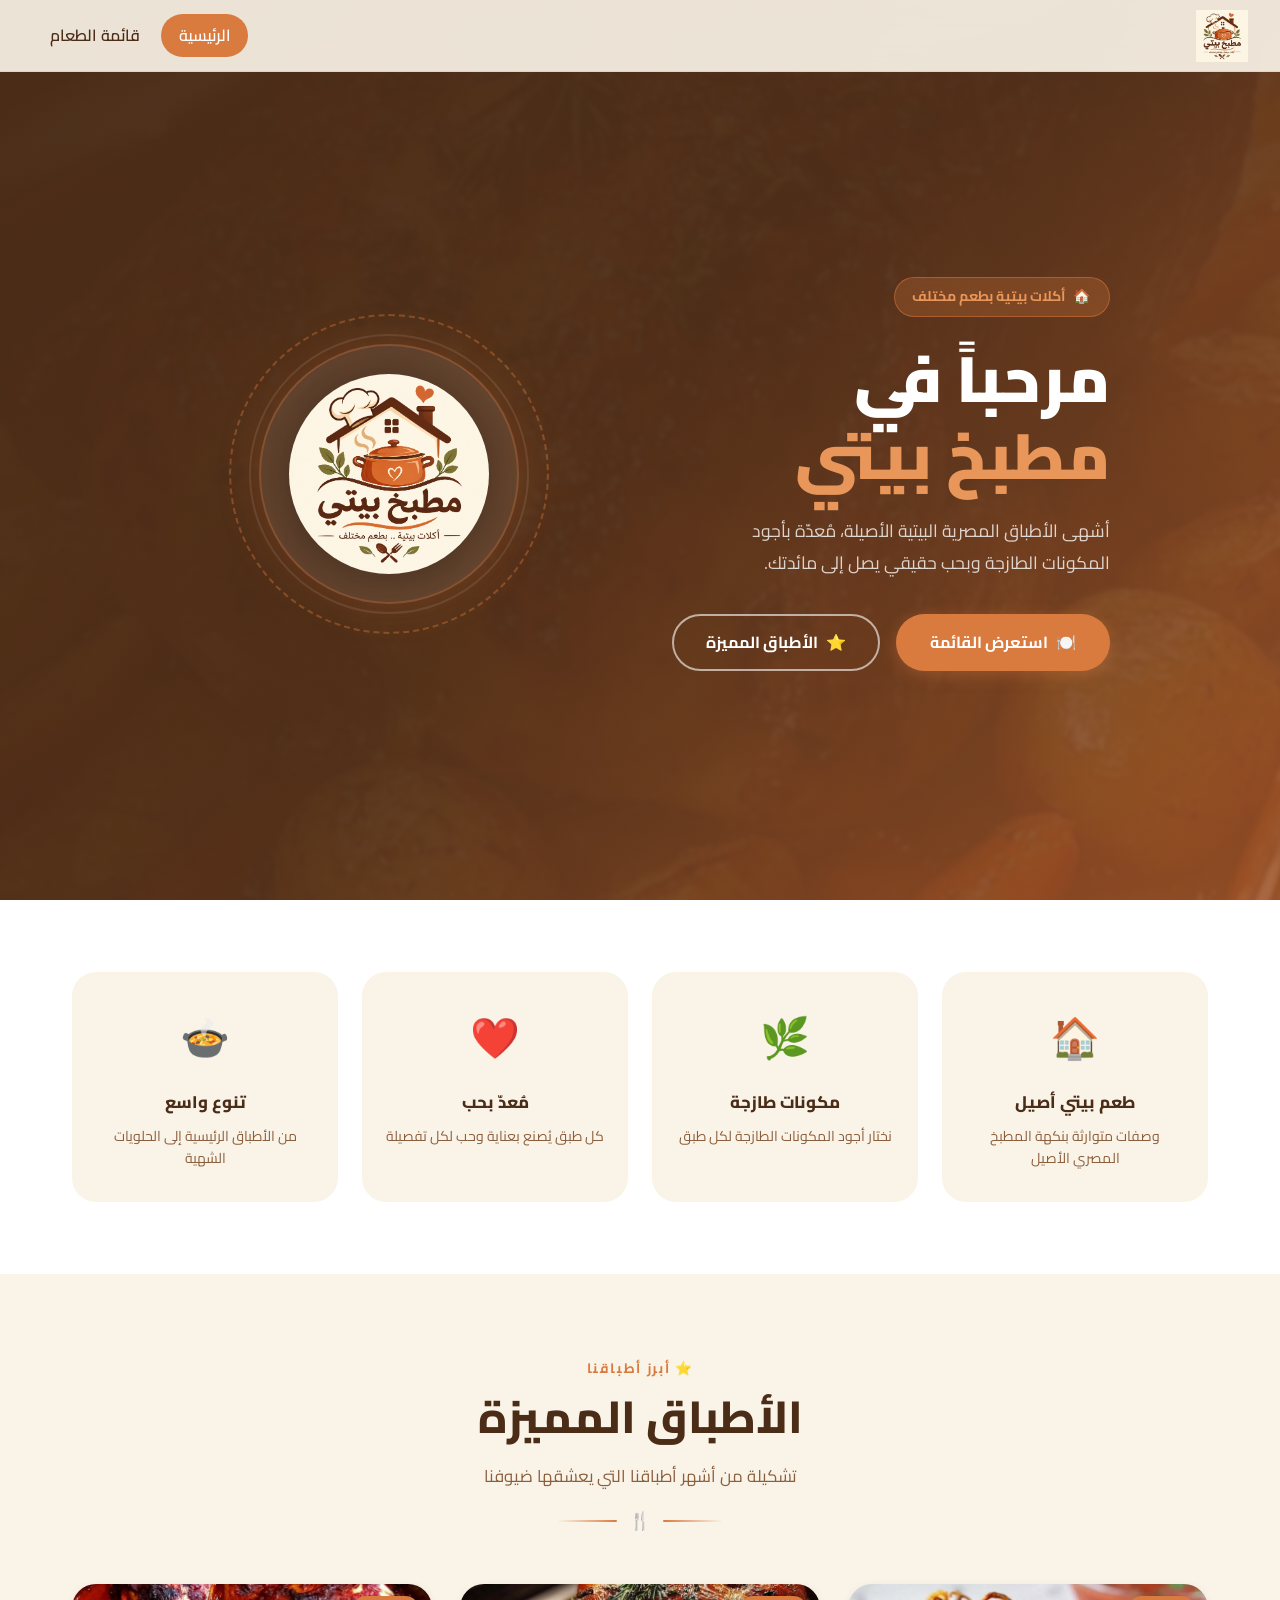
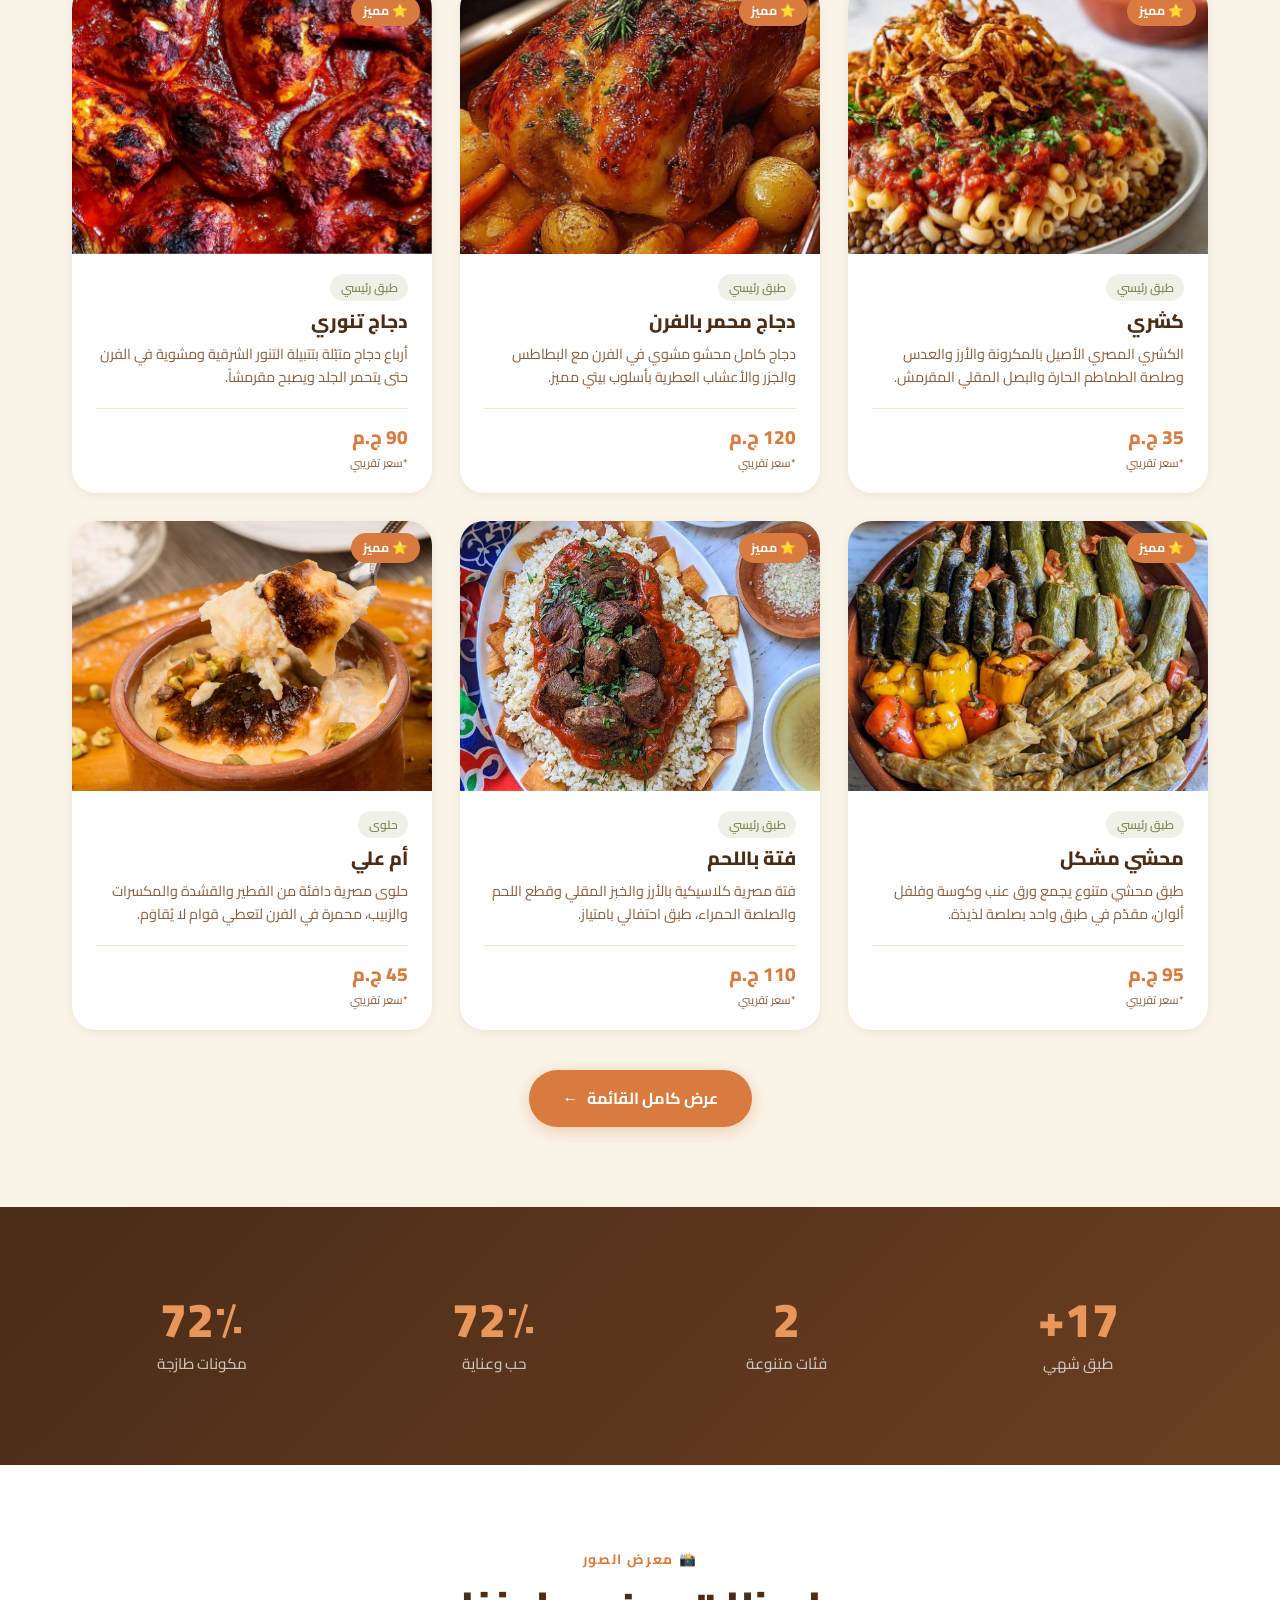
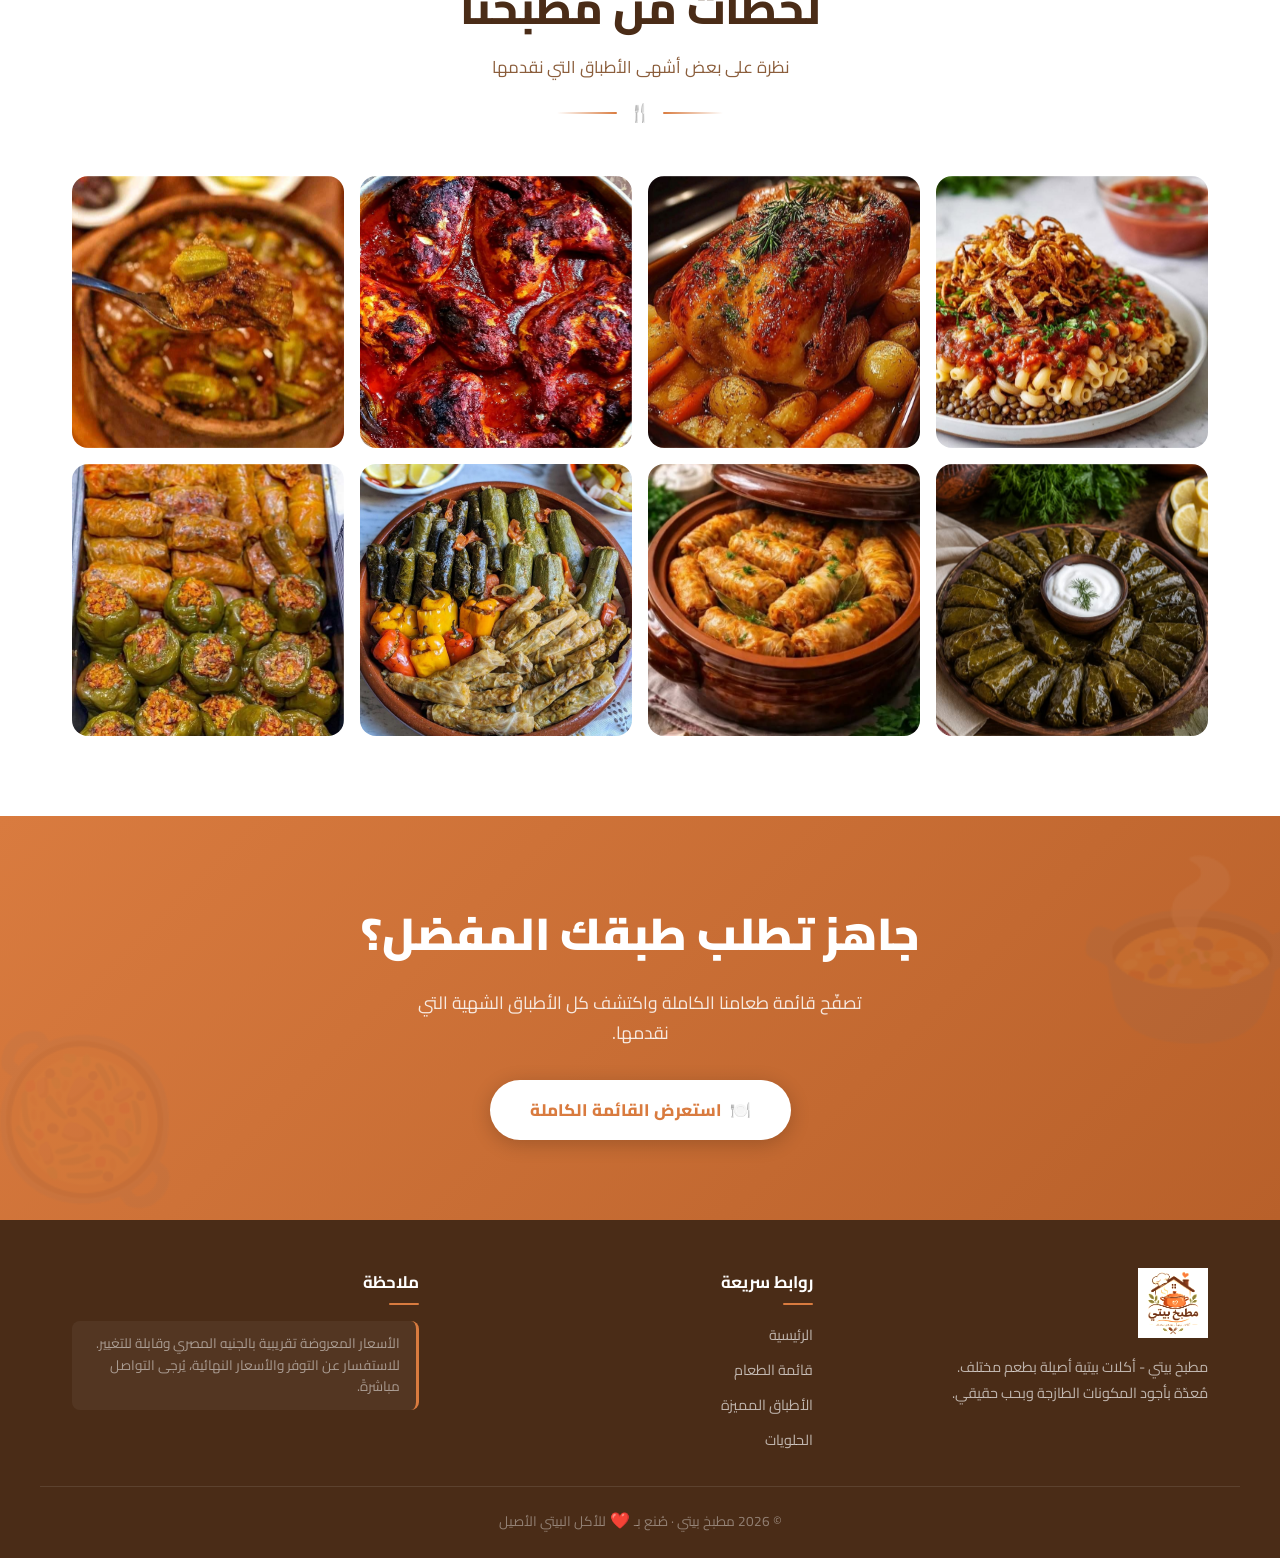
<file: index.html>
<!DOCTYPE html>
<html lang="ar" dir="rtl">

<head>
  <meta charset="UTF-8" />
  <meta name="viewport" content="width=device-width, initial-scale=1.0" />
  <meta name="description"
    content="مطبخ بيتي - أشهى الأطباق المصرية البيتية بأيدي ماهرة وحب حقيقي. أكلات بيتية بطعم مختلف." />
  <meta name="keywords" content="مطبخ بيتي, أكل بيتي, مصري, كشري, محشي, حلويات, أكلات" />
  <meta property="og:title" content="مطبخ بيتي - أكلات بيتية بطعم مختلف" />
  <meta property="og:description" content="أشهى الأطباق المصرية البيتية بأيدي ماهرة وحب حقيقي." />
  <meta property="og:image" content="img/شعار مطبخ بيتي دافئ.png" />
  <title>مطبخ بيتي | الرئيسية</title>

  <!-- Preconnect for fonts -->
  <link rel="preconnect" href="https://fonts.googleapis.com" />
  <link rel="preconnect" href="https://fonts.gstatic.com" crossorigin />

  <!-- Preload critical image (logo) for LCP -->
  <link rel="preload" as="image" href="img/شعار مطبخ بيتي دافئ.png" />

  <!-- Stylesheets -->
  <link rel="stylesheet" href="css/style.css" />
  <link rel="stylesheet" href="css/responsive.css" />

  <style>
    /* ─── أنماط مخصصة للصفحة الرئيسية ─── */

    /* ── قسم البطل (Hero) ── */
    .hero {
      position: relative;
      min-height: 100vh;
      display: flex;
      align-items: center;
      overflow: hidden;
      background: linear-gradient(135deg, var(--brown) 0%, var(--brown-mid) 55%, #7a3d1a 100%);
    }

    .hero-bg {
      position: absolute;
      inset: 0;
      background-image: url('img/334fc4b4cb6515b4bf5ece904a29e129.jpg');
      background-size: cover;
      background-position: center;
      opacity: 0.18;
      filter: blur(2px);
      transform: scale(1.04);
    }

    .hero-overlay {
      position: absolute;
      inset: 0;
      background: linear-gradient(135deg,
          rgba(74, 44, 23, 0.92) 0%,
          rgba(74, 44, 23, 0.75) 50%,
          rgba(217, 123, 63, 0.35) 100%);
    }

    .hero-content {
      position: relative;
      z-index: 2;
      max-width: 1200px;
      margin: 0 auto;
      padding: 8rem 2rem 5rem;
      display: grid;
      grid-template-columns: 1fr 1fr;
      gap: 4rem;
      align-items: center;
    }

    .hero-badge {
      display: inline-flex;
      align-items: center;
      gap: 0.5rem;
      background: rgba(217, 123, 63, 0.25);
      border: 1px solid rgba(217, 123, 63, 0.5);
      color: var(--terra-light);
      padding: 0.45rem 1.1rem;
      border-radius: var(--radius-full);
      font-size: 0.88rem;
      font-weight: 700;
      margin-bottom: 1.5rem;
      backdrop-filter: blur(8px);
    }

    .hero-title {
      font-family: 'Cairo', sans-serif;
      font-size: clamp(2.4rem, 5.5vw, 4rem);
      font-weight: 900;
      color: #fff;
      line-height: 1.2;
      margin-bottom: 1.25rem;
    }

    .hero-title .highlight {
      color: var(--terra-light);
      position: relative;
      display: inline-block;
    }

    .hero-title .highlight::after {
      content: '';
      display: none;
      position: absolute;
      bottom: -4px;
      right: 0;
      left: 0;
      height: 3px;
      background: var(--terracotta);
      border-radius: 2px;
    }

    .hero-desc {
      font-size: 1.1rem;
      color: rgba(255, 255, 255, 0.78);
      line-height: 1.8;
      margin-bottom: 2.25rem;
      max-width: 420px;
    }

    .hero-actions {
      display: flex;
      gap: 1rem;
      flex-wrap: wrap;
    }

    .hero-visual {
      position: relative;
      display: flex;
      align-items: center;
      justify-content: center;
    }

    .hero-logo-wrap {
      position: relative;
      width: 320px;
      height: 320px;
      display: flex;
      align-items: center;
      justify-content: center;
    }

    .hero-logo-ring {
      position: absolute;
      inset: 0;
      border-radius: 50%;
      border: 2px dashed rgba(217, 123, 63, 0.4);
      animation: spin 25s linear infinite;
    }

    .hero-logo-ring-inner {
      position: absolute;
      inset: 20px;
      border-radius: 50%;
      border: 2px solid rgba(250, 244, 232, 0.1);
    }

    @keyframes spin {
      to {
        transform: rotate(360deg);
      }
    }

    .hero-logo-circle {
      width: 260px;
      height: 260px;
      border-radius: 50%;
      background: rgba(250, 244, 232, 0.1);
      backdrop-filter: blur(12px);
      border: 2px solid rgba(217, 123, 63, 0.3);
      display: flex;
      align-items: center;
      justify-content: center;
      box-shadow: 0 0 40px rgba(217, 123, 63, 0.25);
    }

    .hero-logo {
      width: 200px;
      height: 200px;
      object-fit: contain;
      filter: drop-shadow(0 4px 20px rgba(0, 0, 0, 0.3));
      border-radius: 50%;
    }

    /* ── قسم المميزات ── */
    .features-section {
      background: #fff;
      padding: 4.5rem 0;
    }

    .features-grid {
      display: grid;
      grid-template-columns: repeat(4, 1fr);
      gap: 1.5rem;
    }

    .feature-card {
      text-align: center;
      padding: 2rem 1.5rem;
      border-radius: var(--radius-lg);
      background: var(--cream);
      transition: transform var(--transition), box-shadow var(--transition);
    }

    .feature-card:hover {
      transform: translateY(-6px);
      box-shadow: var(--shadow-md);
    }

    .feature-icon {
      font-size: 2.5rem;
      margin-bottom: 1rem;
      display: block;
    }

    .feature-title {
      font-size: 1.05rem;
      font-weight: 800;
      color: var(--brown);
      margin-bottom: 0.5rem;
    }

    .feature-desc {
      font-size: 0.88rem;
      color: var(--brown-light);
      line-height: 1.6;
    }

    /* ── قسم الأطباق المميزة ── */
    .featured-section {
      background: var(--cream);
    }

    .featured-grid {
      display: grid;
      grid-template-columns: repeat(3, 1fr);
      gap: 1.75rem;
    }

    /* ── قسم الإحصائيات ── */
    .stats-section {
      background: linear-gradient(135deg, var(--brown) 0%, var(--brown-mid) 100%);
      padding: 4rem 0;
      color: #fff;
    }

    .stats-grid {
      display: grid;
      grid-template-columns: repeat(4, 1fr);
      gap: 2rem;
      text-align: center;
    }

    .stat-item {
      padding: 1.5rem;
    }

    .stat-number {
      font-size: clamp(2rem, 4vw, 3rem);
      font-weight: 900;
      color: var(--terra-light);
      line-height: 1;
      margin-bottom: 0.5rem;
    }

    .stat-label {
      font-size: 0.95rem;
      color: rgba(255, 255, 255, 0.7);
      font-weight: 500;
    }

    /* ── قسم المعرض ── */
    .gallery-section {
      background: #fff;
    }

    .gallery-grid {
      display: grid;
      grid-template-columns: repeat(4, 1fr);
      gap: 1rem;
    }

    .gallery-item {
      border-radius: var(--radius-md);
      overflow: hidden;
    }

    .gallery-img-wrap {
      position: relative;
      aspect-ratio: 1;
      overflow: hidden;
    }

    .gallery-img {
      width: 100%;
      height: 100%;
      object-fit: cover;
      transition: transform var(--transition-slow);
    }

    .gallery-item:hover .gallery-img {
      transform: scale(1.08);
    }

    .gallery-overlay {
      position: absolute;
      inset: 0;
      background: linear-gradient(to top, rgba(74, 44, 23, 0.85) 0%, transparent 50%);
      display: flex;
      align-items: flex-end;
      padding: 1rem;
      opacity: 0;
      transition: opacity var(--transition);
    }

    .gallery-item:hover .gallery-overlay {
      opacity: 1;
    }

    .gallery-label {
      font-size: 0.92rem;
      font-weight: 700;
      color: #fff;
    }

    /* ── قسم الدعوة للتصرف ── */
    .cta-section {
      background: linear-gradient(135deg, var(--terracotta) 0%, var(--terra-dark) 100%);
      padding: 5rem 0;
      text-align: center;
      color: #fff;
      position: relative;
      overflow: hidden;
    }

    .cta-section::before {
      content: '🍲';
      position: absolute;
      font-size: 12rem;
      opacity: 0.08;
      top: -2rem;
      right: -2rem;
    }

    .cta-section::after {
      content: '🥘';
      position: absolute;
      font-size: 10rem;
      opacity: 0.06;
      bottom: -2rem;
      left: -1rem;
    }

    .cta-title {
      font-size: clamp(1.8rem, 4vw, 2.8rem);
      font-weight: 900;
      margin-bottom: 1rem;
      position: relative;
    }

    .cta-desc {
      font-size: 1.1rem;
      color: rgba(255, 255, 255, 0.85);
      margin-bottom: 2rem;
      max-width: 480px;
      margin-left: auto;
      margin-right: auto;
      position: relative;
    }

    .cta-btn {
      position: relative;
      display: inline-flex;
      align-items: center;
      gap: 0.5rem;
      padding: 1rem 2.5rem;
      background: #fff;
      color: var(--terracotta);
      font-family: 'Cairo', sans-serif;
      font-size: 1.05rem;
      font-weight: 800;
      border-radius: var(--radius-full);
      transition: all var(--transition);
      box-shadow: 0 4px 20px rgba(0, 0, 0, 0.2);
    }

    .cta-btn:hover {
      transform: translateY(-3px);
      box-shadow: 0 8px 30px rgba(0, 0, 0, 0.25);
    }

    /* ── تصميم الجوال ── */
    @media (max-width: 900px) {
      .hero-content {
        grid-template-columns: 1fr;
        text-align: center;
        padding-top: 9rem;
      }

      .hero-desc {
        max-width: 100%;
        margin-left: auto;
        margin-right: auto;
      }

      .hero-actions {
        justify-content: center;
      }

      .hero-visual {
        display: none;
      }

      .features-grid {
        grid-template-columns: repeat(2, 1fr);
      }

      .featured-grid {
        grid-template-columns: repeat(2, 1fr);
      }

      .stats-grid {
        grid-template-columns: repeat(2, 1fr);
      }

      .gallery-grid {
        grid-template-columns: repeat(2, 1fr);
      }
    }

    @media (max-width: 480px) {
      .features-grid {
        grid-template-columns: 1fr;
      }

      .featured-grid {
        grid-template-columns: 1fr;
      }

      .stats-grid {
        grid-template-columns: repeat(2, 1fr);
      }

      .hero-content {
        padding-left: 1rem;
        padding-right: 1rem;
      }

      .hero-actions {
        flex-direction: column;
        align-items: center;
      }

      .hero-actions .btn {
        width: 100%;
        max-width: 320px;
        justify-content: center;
      }
    }
  </style>
</head>

<body>

  <!-- ══════════════════════════════════════
       شريط التنقل
  ══════════════════════════════════════ -->
  <nav class="navbar" id="navbar" role="navigation" aria-label="القائمة الرئيسية">
    <a class="navbar-brand" href="index.html" aria-label="مطبخ بيتي - الرئيسية">
      <img class="navbar-logo" src="img/شعار مطبخ بيتي دافئ.png" alt="شعار مطبخ بيتي" width="52" height="52" />
    </a>

    <ul class="navbar-nav" id="navMenu" role="list">
      <li><a class="nav-link" href="index.html">الرئيسية</a></li>
      <li><a class="nav-link" href="menu.html">قائمة الطعام</a></li>
    </ul>

    <button class="navbar-toggle" id="navToggle" aria-label="فتح القائمة" aria-expanded="false" aria-controls="navMenu">
      <span></span>
      <span></span>
      <span></span>
    </button>
  </nav>

  <main>

    <!-- ══════════════════════════════════════
         قسم البطل
    ══════════════════════════════════════ -->
    <section class="hero" aria-label="الترحيب">
      <div class="hero-bg" aria-hidden="true"></div>
      <div class="hero-overlay" aria-hidden="true"></div>

      <div class="hero-content">

        <div class="hero-text">
          <div class="hero-badge">
            <span>🏠</span>
            <span>أكلات بيتية بطعم مختلف</span>
          </div>

          <h1 class="hero-title">
            مرحباً في<br />
            <span class="highlight">مطبخ بيتي</span>
          </h1>

          <p class="hero-desc">
            أشهى الأطباق المصرية البيتية الأصيلة، مُعدّة بأجود المكونات الطازجة وبحب حقيقي يصل إلى مائدتك.
          </p>

          <div class="hero-actions">
            <a class="btn btn-primary" href="menu.html" id="heroMenuBtn">
              <span>🍽️</span>
              استعرض القائمة
            </a>
            <a class="btn btn-outline-light" href="#featured" id="heroFeaturedBtn">
              <span>⭐</span>
              الأطباق المميزة
            </a>
          </div>
        </div>

        <div class="hero-visual" aria-hidden="true">
          <div class="hero-logo-wrap">
            <div class="hero-logo-ring"></div>
            <div class="hero-logo-ring-inner"></div>
            <div class="hero-logo-circle">
              <img class="hero-logo" src="img/شعار مطبخ بيتي دافئ.png" alt="شعار مطبخ بيتي" width="200" height="200" />
            </div>
          </div>
        </div>

      </div>
    </section>

    <!-- ══════════════════════════════════════
         قسم المميزات
    ══════════════════════════════════════ -->
    <section class="features-section" aria-label="مميزاتنا">
      <div class="section-inner">
        <div class="features-grid">
          <div class="feature-card reveal" id="feature-homemade">
            <span class="feature-icon" aria-hidden="true">🏠</span>
            <h2 class="feature-title">طعم بيتي أصيل</h2>
            <p class="feature-desc">وصفات متوارثة بنكهة المطبخ المصري الأصيل</p>
          </div>
          <div class="feature-card reveal" id="feature-fresh">
            <span class="feature-icon" aria-hidden="true">🌿</span>
            <h2 class="feature-title">مكونات طازجة</h2>
            <p class="feature-desc">نختار أجود المكونات الطازجة لكل طبق</p>
          </div>
          <div class="feature-card reveal" id="feature-love">
            <span class="feature-icon" aria-hidden="true">❤️</span>
            <h2 class="feature-title">مُعدّ بحب</h2>
            <p class="feature-desc">كل طبق يُصنع بعناية وحب لكل تفصيلة</p>
          </div>
          <div class="feature-card reveal" id="feature-variety">
            <span class="feature-icon" aria-hidden="true">🍲</span>
            <h2 class="feature-title">تنوع واسع</h2>
            <p class="feature-desc">من الأطباق الرئيسية إلى الحلويات الشهية</p>
          </div>
        </div>
      </div>
    </section>

    <!-- ══════════════════════════════════════
         الأطباق المميزة
    ══════════════════════════════════════ -->
    <section class="section featured-section" id="featured" aria-label="الأطباق المميزة">
      <div class="section-inner">
        <header class="section-header">
          <span class="section-label">⭐ أبرز أطباقنا</span>
          <h2 class="section-title">الأطباق المميزة</h2>
          <p class="section-subtitle">تشكيلة من أشهر أطباقنا التي يعشقها ضيوفنا</p>
          <div class="section-divider" aria-hidden="true">
            <span class="divider-icon">🍴</span>
          </div>
        </header>

        <div class="featured-grid" id="featuredGrid" aria-label="قائمة الأطباق المميزة">
          <!-- تُعبأ بواسطة JavaScript -->
        </div>

        <div style="text-align:center; margin-top: 2.5rem;">
          <a class="btn btn-primary" href="menu.html" id="viewAllBtn">
            عرض كامل القائمة
            <span aria-hidden="true">←</span>
          </a>
        </div>
      </div>
    </section>

    <!-- ══════════════════════════════════════
         الإحصائيات
    ══════════════════════════════════════ -->
    <section class="stats-section" aria-label="إحصائياتنا">
      <div class="section-inner">
        <div class="stats-grid">
          <div class="stat-item reveal" id="stat-dishes">
            <div class="stat-number" data-target="24" data-suffix="+">0+</div>
            <div class="stat-label">طبق شهي</div>
          </div>
          <div class="stat-item reveal" id="stat-categories">
            <div class="stat-number" data-target="3" data-suffix="">0</div>
            <div class="stat-label">فئات متنوعة</div>
          </div>
          <div class="stat-item reveal" id="stat-love">
            <div class="stat-number" data-target="100" data-suffix="٪">0٪</div>
            <div class="stat-label">حب وعناية</div>
          </div>
          <div class="stat-item reveal" id="stat-fresh">
            <div class="stat-number" data-target="100" data-suffix="٪">0٪</div>
            <div class="stat-label">مكونات طازجة</div>
          </div>
        </div>
      </div>
    </section>

    <!-- ══════════════════════════════════════
         معرض الصور
    ══════════════════════════════════════ -->
    <section class="section gallery-section" aria-label="معرض الصور">
      <div class="section-inner">
        <header class="section-header">
          <span class="section-label">📸 معرض الصور</span>
          <h2 class="section-title">لحظات من مطبخنا</h2>
          <p class="section-subtitle">نظرة على بعض أشهى الأطباق التي نقدمها</p>
          <div class="section-divider" aria-hidden="true">
            <span class="divider-icon">🍴</span>
          </div>
        </header>

        <div class="gallery-grid" id="galleryGrid" aria-label="معرض صور الأطباق">
          <!-- تُعبأ بواسطة JavaScript -->
        </div>
      </div>
    </section>

    <!-- ══════════════════════════════════════
         دعوة للتصرف
    ══════════════════════════════════════ -->
    <section class="cta-section" aria-label="دعوة لاستعراض القائمة">
      <div class="section-inner">
        <h2 class="cta-title">جاهز تطلب طبقك المفضل؟</h2>
        <p class="cta-desc">تصفّح قائمة طعامنا الكاملة واكتشف كل الأطباق الشهية التي نقدمها.</p>
        <a class="cta-btn" href="menu.html" id="ctaMenuBtn">
          <span>🍽️</span>
          استعرض القائمة الكاملة
        </a>
      </div>
    </section>

  </main>

  <!-- ══════════════════════════════════════
       الفوتر
  ══════════════════════════════════════ -->
  <footer class="footer" role="contentinfo">
    <div class="footer-inner">
      <div class="footer-brand">
        <img class="footer-logo" src="img/شعار مطبخ بيتي دافئ.png" alt="شعار مطبخ بيتي" width="70" />
        <p class="footer-desc">
          مطبخ بيتي - أكلات بيتية أصيلة بطعم مختلف.<br />
          مُعدّة بأجود المكونات الطازجة وبحب حقيقي.
        </p>
      </div>

      <div class="footer-nav">
        <h3 class="footer-heading">روابط سريعة</h3>
        <ul class="footer-links" role="list">
          <li><a class="footer-link" href="index.html">الرئيسية</a></li>
          <li><a class="footer-link" href="menu.html">قائمة الطعام</a></li>
          <li><a class="footer-link" href="#featured">الأطباق المميزة</a></li>
          <li><a class="footer-link" href="menu.html">الحلويات</a></li>
        </ul>
      </div>

      <div class="footer-note-wrap">
        <h3 class="footer-heading">ملاحظة</h3>
        <p class="footer-note">
          الأسعار المعروضة تقريبية بالجنيه المصري وقابلة للتغيير.<br />
          للاستفسار عن التوفر والأسعار النهائية، يُرجى التواصل مباشرةً.
        </p>
      </div>
    </div>

    <div class="footer-bottom">
      <span>© <span id="footerYear"></span> مطبخ بيتي · صُنع بـ<span class="footer-heart" aria-label="حب">❤️</span>للأكل
        البيتي الأصيل</span>
    </div>
  </footer>

  <!-- Scripts -->
  <script src="js/data/dishes.js"></script>
  <script src="js/data/siteConfig.js"></script>
  <script src="js/main.js"></script>
  <script>
    document.getElementById('footerYear').textContent = new Date().getFullYear();
  </script>

</body>

</html>
</file>
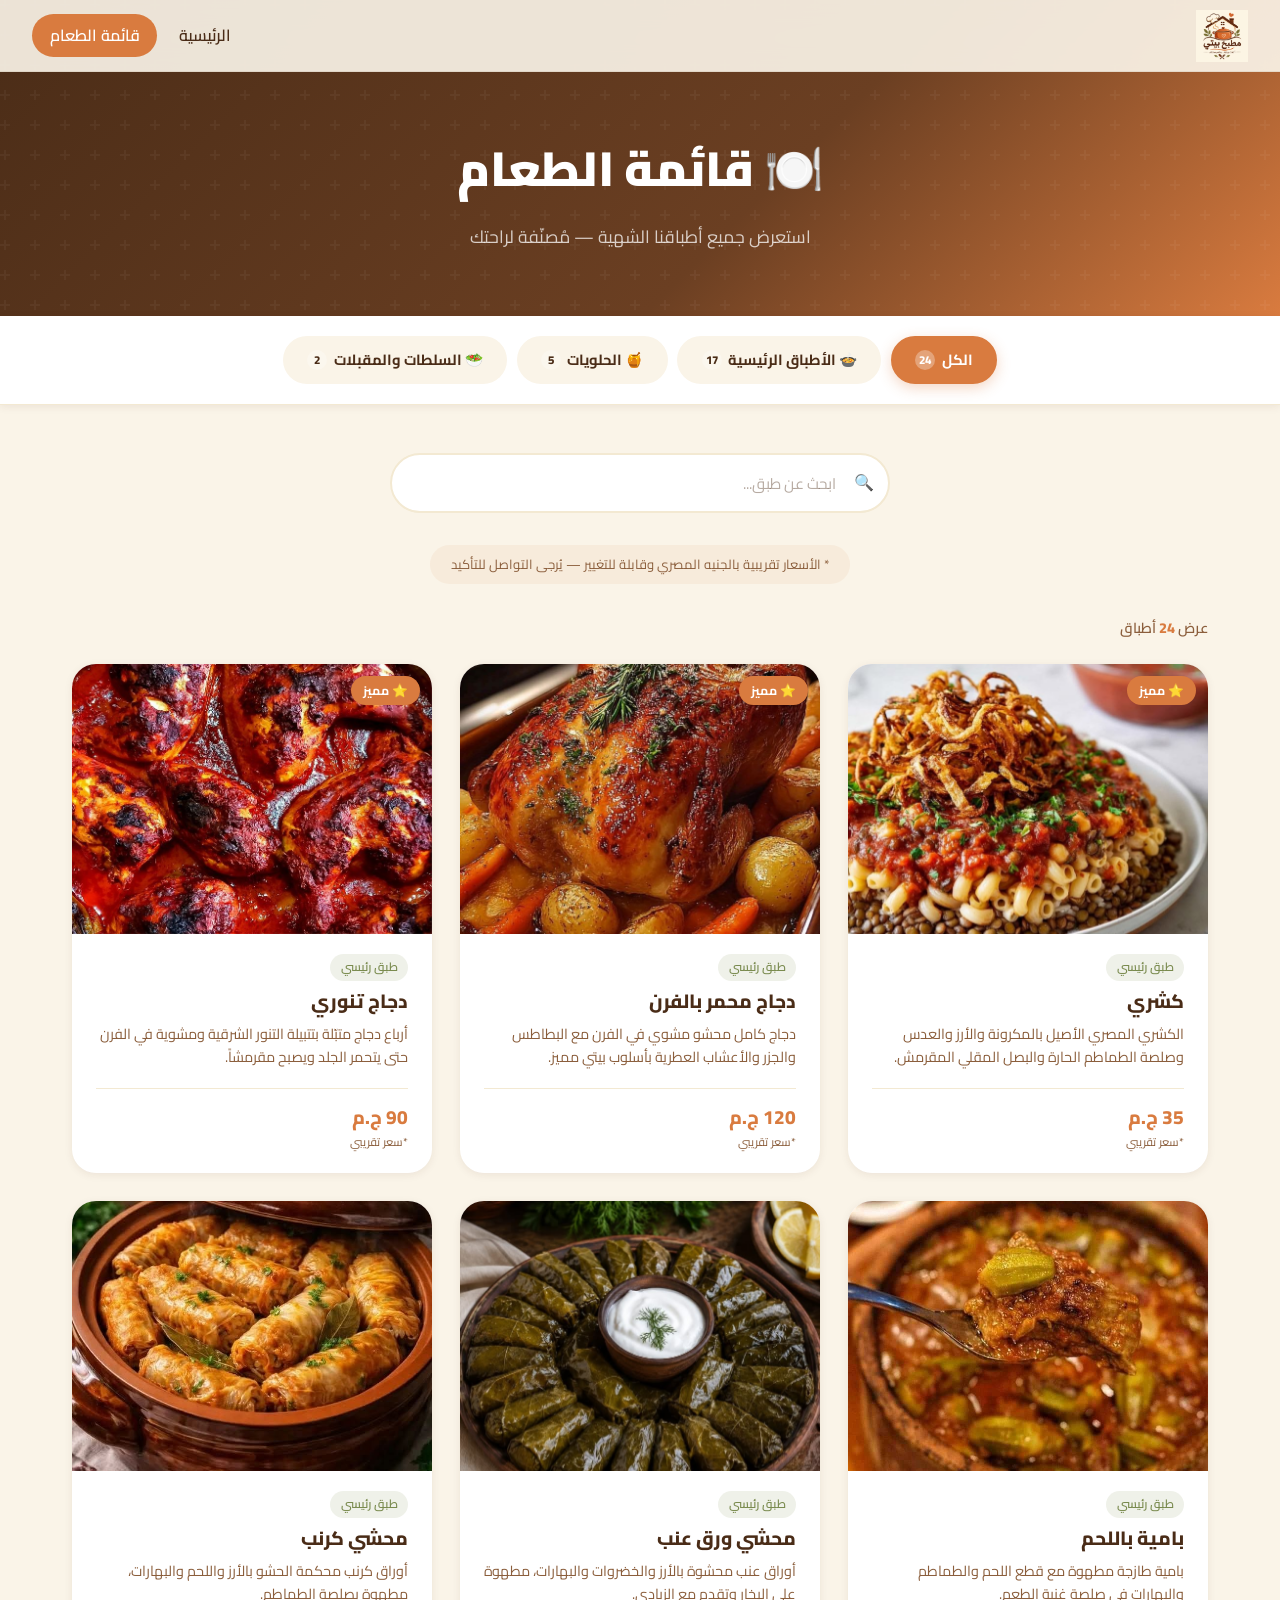
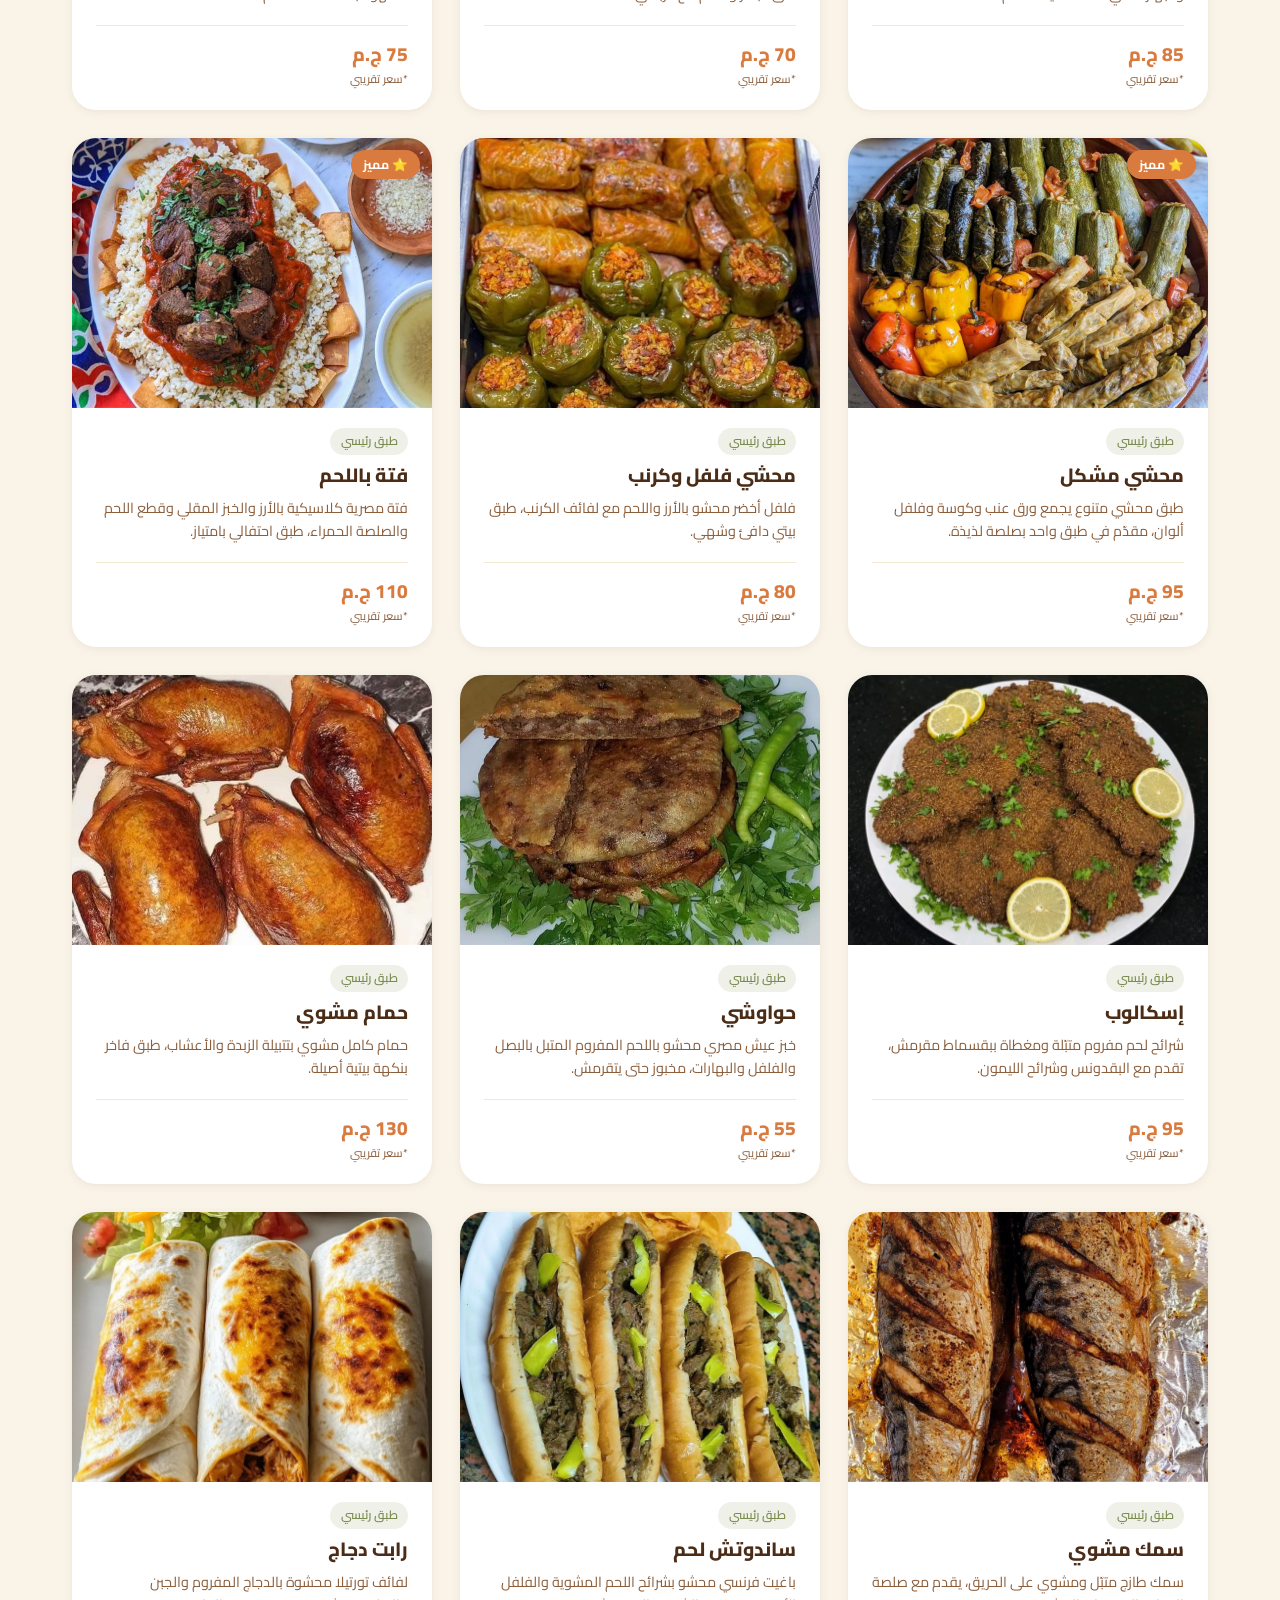
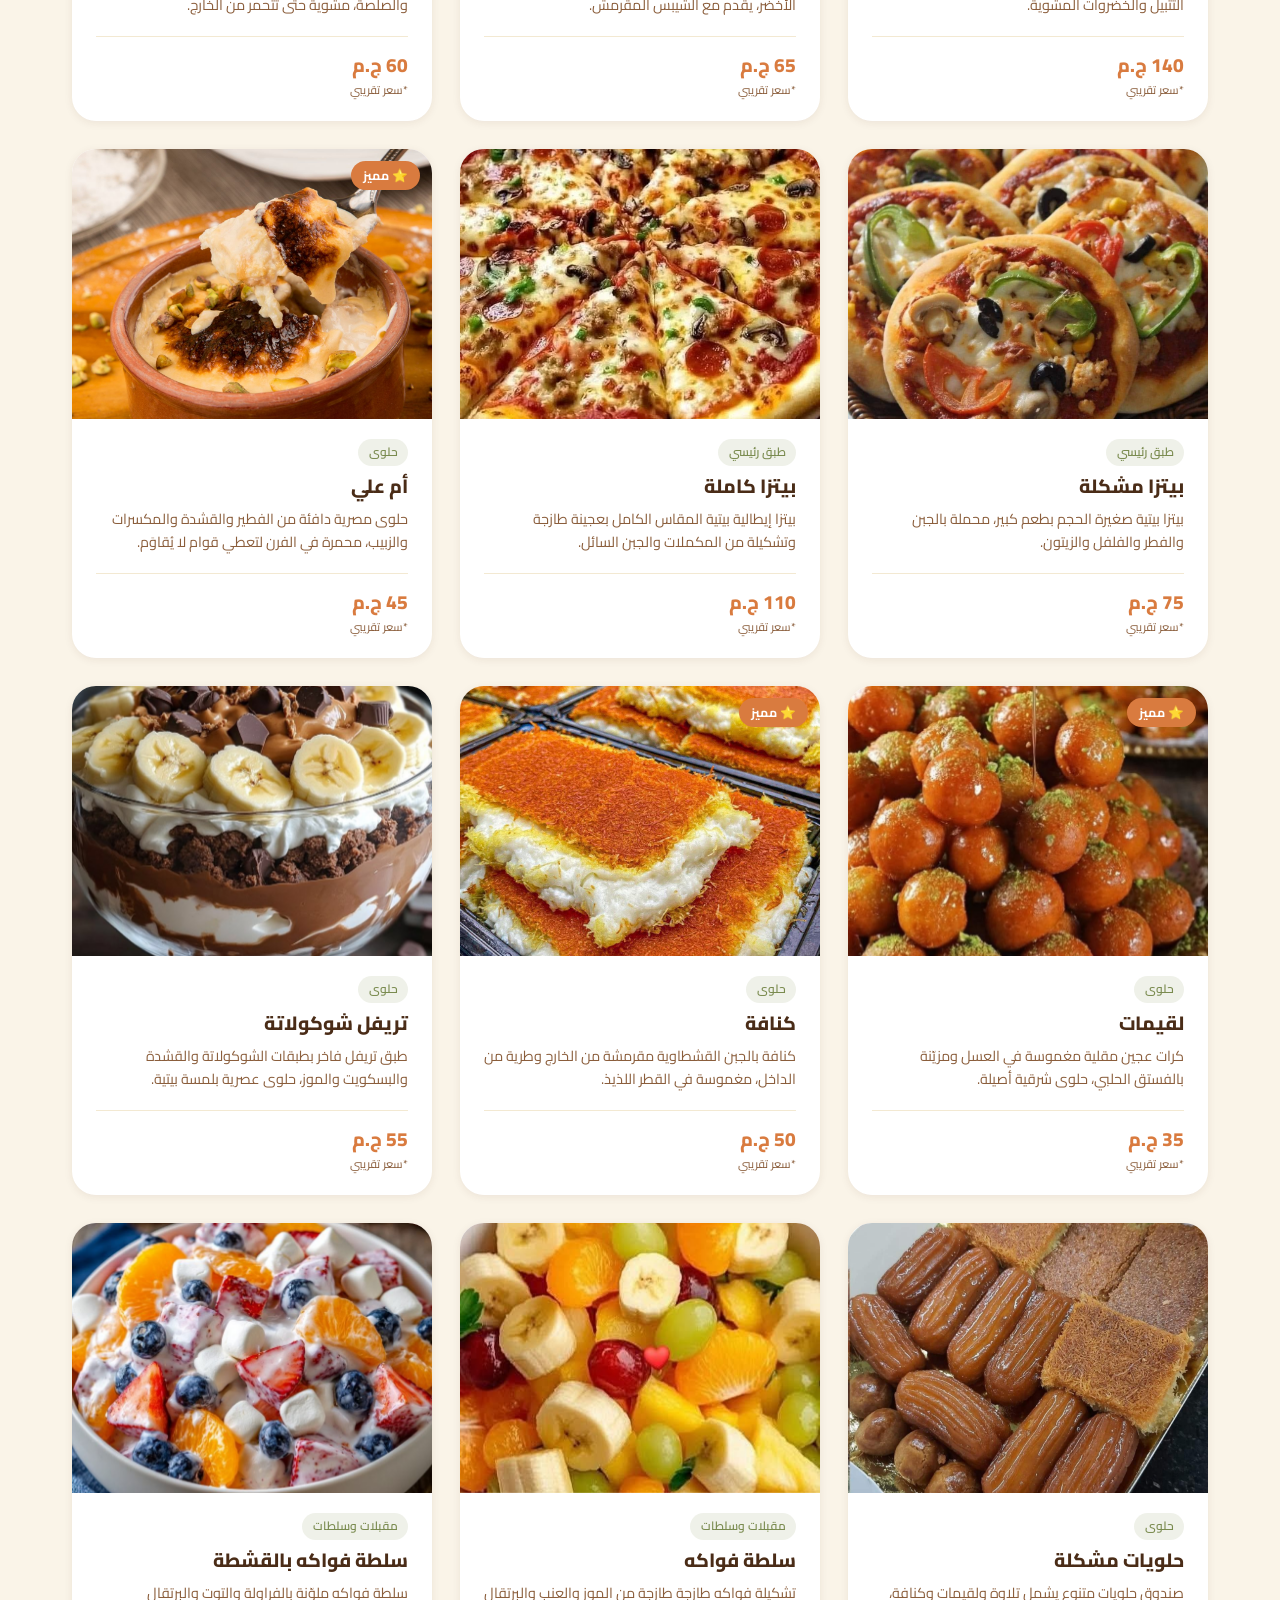
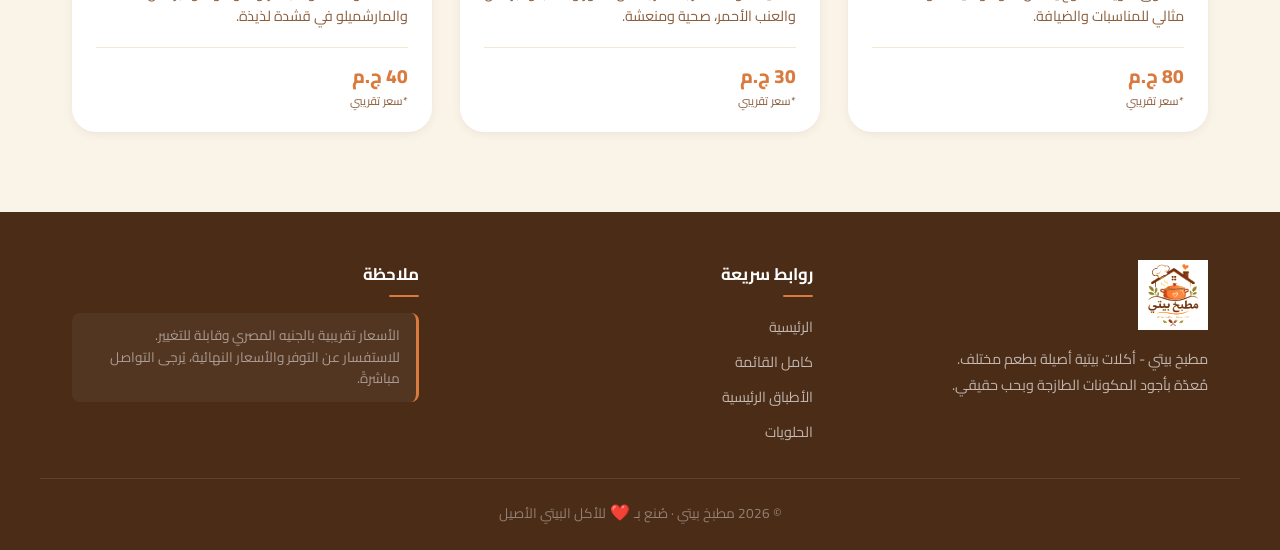
<file: menu.html>
<!DOCTYPE html>
<html lang="ar" dir="rtl">

<head>
    <meta charset="UTF-8" />
    <meta name="viewport" content="width=device-width, initial-scale=1.0" />
    <meta name="description"
        content="قائمة طعام مطبخ بيتي - استعرض جميع أطباقنا من الأطباق الرئيسية والحلويات والمقبلات. أكلات بيتية بطعم مختلف." />
    <meta name="keywords" content="قائمة طعام, مطبخ بيتي, كشري, محشي, حلويات, بامية, دجاج" />
    <meta property="og:title" content="قائمة الطعام - مطبخ بيتي" />
    <meta property="og:description" content="استعرض قائمة طعامنا الكاملة من الأطباق المصرية البيتية." />
    <meta property="og:image" content="img/شعار مطبخ بيتي دافئ.png" />
    <title>قائمة الطعام | مطبخ بيتي</title>

    <link rel="preconnect" href="https://fonts.googleapis.com" />
    <link rel="preconnect" href="https://fonts.gstatic.com" crossorigin />
    <link rel="preload" as="image" href="img/شعار مطبخ بيتي دافئ.png" />

    <link rel="stylesheet" href="css/style.css" />
    <link rel="stylesheet" href="css/menu.css" />
    <link rel="stylesheet" href="css/responsive.css" />
</head>

<body>

    <!-- ══════════════════════════════════════
       شريط التنقل
  ══════════════════════════════════════ -->
    <nav class="navbar" id="navbar" role="navigation" aria-label="القائمة الرئيسية">
        <a class="navbar-brand" href="index.html" aria-label="مطبخ بيتي - الرئيسية">
            <img class="navbar-logo" src="img/شعار مطبخ بيتي دافئ.png" alt="شعار مطبخ بيتي" width="52" height="52" />
        </a>

        <ul class="navbar-nav" id="navMenu" role="list">
            <li><a class="nav-link" href="index.html">الرئيسية</a></li>
            <li><a class="nav-link" href="menu.html">قائمة الطعام</a></li>
        </ul>

        <button class="navbar-toggle" id="navToggle" aria-label="فتح القائمة" aria-expanded="false"
            aria-controls="navMenu">
            <span></span>
            <span></span>
            <span></span>
        </button>
    </nav>

    <main>

        <!-- ══════════════════════════════════════
         بانر الصفحة
    ══════════════════════════════════════ -->
        <section class="page-hero" aria-label="قائمة الطعام">
            <h1 class="page-hero-title">🍽️ قائمة الطعام</h1>
            <p class="page-hero-sub">استعرض جميع أطباقنا الشهية — مُصنّفة لراحتك</p>
        </section>

        <!-- ══════════════════════════════════════
         شريط الفلاتر (sticky أسفل الناف بار)
    ══════════════════════════════════════ -->
        <div class="menu-filters-wrap" role="navigation" aria-label="فلاتر الفئات">
            <div class="menu-filters" id="menuFilters">

                <button class="filter-btn active" data-category="all" id="filter-all" type="button" aria-pressed="true">
                    الكل
                    <span class="filter-count" aria-hidden="true">0</span>
                </button>

                <!-- id="main" يُستخدم كـ anchor من الفوتر -->
                <button class="filter-btn" data-category="main" id="main" type="button" aria-pressed="false">
                    🍲 الأطباق الرئيسية
                    <span class="filter-count" aria-hidden="true">0</span>
                </button>

                <!-- id="dessert" يُستخدم كـ anchor من الفوتر -->
                <button class="filter-btn" data-category="dessert" id="dessert" type="button" aria-pressed="false">
                    🍯 الحلويات
                    <span class="filter-count" aria-hidden="true">0</span>
                </button>

                <button class="filter-btn" data-category="side" id="side" type="button" aria-pressed="false">
                    🥗 السلطات والمقبلات
                    <span class="filter-count" aria-hidden="true">0</span>
                </button>

            </div>
        </div>

        <!-- ══════════════════════════════════════
         قسم القائمة الرئيسي
    ══════════════════════════════════════ -->
        <section class="dishes-section" id="dishesSection" aria-label="قائمة الأطباق">
            <div class="dishes-section-inner">

                <!-- البحث -->
                <div class="search-wrap" role="search" aria-label="البحث في القائمة">
                    <input class="search-input" id="searchInput" type="search" placeholder="ابحث عن طبق..."
                        aria-label="ابحث عن طبق في القائمة" autocomplete="off" />
                    <span class="search-icon" aria-hidden="true">🔍</span>
                </div>

                <!-- ملاحظة الأسعار -->
                <p class="price-disclaimer" role="note">
                    * الأسعار تقريبية بالجنيه المصري وقابلة للتغيير — يُرجى التواصل للتأكيد
                </p>

                <!-- عداد النتائج -->
                <p class="results-count" id="resultsCount" aria-live="polite" aria-atomic="true"></p>

                <!-- شبكة الأطباق — تُعبأ بواسطة menu.js -->
                <div class="dishes-grid" id="dishesGrid" role="list" aria-label="قائمة الأطباق">
                    <noscript>
                        <p style="text-align:center; padding: 2rem; color: var(--brown-light);">
                            يُرجى تفعيل JavaScript لعرض قائمة الطعام.
                        </p>
                    </noscript>
                </div>

            </div>
        </section>

    </main>

    <!-- ══════════════════════════════════════
       الفوتر
  ══════════════════════════════════════ -->
    <footer class="footer" role="contentinfo">
        <div class="footer-inner">
            <div class="footer-brand">
                <img class="footer-logo" src="img/شعار مطبخ بيتي دافئ.png" alt="شعار مطبخ بيتي" width="70"
                    height="70" />
                <p class="footer-desc">
                    مطبخ بيتي - أكلات بيتية أصيلة بطعم مختلف.<br />
                    مُعدّة بأجود المكونات الطازجة وبحب حقيقي.
                </p>
            </div>

            <div class="footer-nav">
                <h3 class="footer-heading">روابط سريعة</h3>
                <ul class="footer-links" role="list">
                    <li><a class="footer-link" href="index.html">الرئيسية</a></li>
                    <li><a class="footer-link" href="menu.html">كامل القائمة</a></li>
                    <li><a class="footer-link" href="menu.html#main">الأطباق الرئيسية</a></li>
                    <li><a class="footer-link" href="menu.html#dessert">الحلويات</a></li>
                </ul>
            </div>

            <div class="footer-note-wrap">
                <h3 class="footer-heading">ملاحظة</h3>
                <p class="footer-note">
                    الأسعار تقريبية بالجنيه المصري وقابلة للتغيير.<br />
                    للاستفسار عن التوفر والأسعار النهائية، يُرجى التواصل مباشرةً.
                </p>
            </div>
        </div>

        <div class="footer-bottom">
            <span>© <span id="footerYear"></span> مطبخ بيتي · صُنع بـ<span class="footer-heart"
                    aria-label="حب">❤️</span>للأكل البيتي الأصيل</span>
        </div>
    </footer>

    <!-- Scripts -->
    <script src="js/data/dishes.js"></script>
    <script src="js/data/siteConfig.js"></script>
    <script src="js/menu.js"></script>
    <script>
        document.getElementById('footerYear').textContent = new Date().getFullYear();
    </script>

</body>

</html>
</file>
<file: css/style.css>
/* ======================================================
   مطبخ بيتي - style.css
   النظام العام للتصميم: ألوان، حروف، أزرار، مكونات مشتركة
   ====================================================== */

/* ── Google Fonts ── */
@import url('https://fonts.googleapis.com/css2?family=Cairo:wght@300;400;500;600;700;800;900&family=Tajawal:wght@300;400;500;700;800&display=swap');

/* ── متغيرات الألوان ── */
:root {
  --cream: #FAF4E8;
  --cream-dark: #F3E9D2;
  --brown: #4A2C17;
  --brown-mid: #6B3F22;
  --brown-light: #8B5E3C;
  --terracotta: #D97B3F;
  --terra-dark: #B8602A;
  --terra-light: #E8965A;
  --olive: #7A8B4F;
  --olive-light: #9BAA6A;
  --heart: #E8825A;

  /* ظلال */
  --shadow-sm: 0 2px 8px rgba(74, 44, 23, 0.08);
  --shadow-md: 0 4px 20px rgba(74, 44, 23, 0.14);
  --shadow-lg: 0 8px 40px rgba(74, 44, 23, 0.20);
  --shadow-hero: 0 20px 60px rgba(74, 44, 23, 0.35);

  /* انتقالات */
  --transition: 0.3s cubic-bezier(0.4, 0, 0.2, 1);
  --transition-slow: 0.5s cubic-bezier(0.4, 0, 0.2, 1);

  /* زوايا */
  --radius-sm: 8px;
  --radius-md: 16px;
  --radius-lg: 24px;
  --radius-xl: 32px;
  --radius-full: 9999px;
}

/* ── إعادة الضبط الأساسية ── */
*,
*::before,
*::after {
  margin: 0;
  padding: 0;
  box-sizing: border-box;
}

html {
  scroll-behavior: smooth;
  font-size: 16px;
}

body {
  direction: rtl;
  font-family: 'Cairo', 'Tajawal', sans-serif;
  background-color: var(--cream);
  color: var(--brown);
  line-height: 1.7;
  overflow-x: hidden;
}

img {
  display: block;
  max-width: 100%;
}

a {
  text-decoration: none;
  color: inherit;
}

ul,
ol {
  list-style: none;
}

button {
  cursor: pointer;
  border: none;
  background: none;
  font-family: inherit;
}

/* ── شريط التنقل ── */
.navbar {
  position: fixed;
  top: 0;
  right: 0;
  left: 0;
  z-index: 1000;
  padding: 0 2rem;
  height: 72px;
  display: flex;
  align-items: center;
  justify-content: space-between;
  background: rgba(250, 244, 232, 0.92);
  backdrop-filter: blur(12px);
  -webkit-backdrop-filter: blur(12px);
  border-bottom: 1px solid rgba(74, 44, 23, 0.08);
  transition: background var(--transition), box-shadow var(--transition);
}

.navbar.scrolled {
  background: rgba(250, 244, 232, 0.98);
  box-shadow: var(--shadow-md);
}

.navbar-brand {
  display: flex;
  align-items: center;
  gap: 0.5rem;
}

.navbar-logo {
  height: 52px;
  width: auto;
  object-fit: contain;
}

.navbar-nav {
  display: flex;
  align-items: center;
  gap: 0.25rem;
}

.nav-link {
  display: inline-flex;
  align-items: center;
  padding: 0.5rem 1.1rem;
  font-size: 1rem;
  font-weight: 600;
  color: var(--brown);
  border-radius: var(--radius-full);
  transition: background var(--transition), color var(--transition);
}

.nav-link:hover,
.nav-link.active {
  background: var(--terracotta);
  color: #fff;
}

/* زر قائمة الجوال */
.navbar-toggle {
  display: none;
  flex-direction: column;
  gap: 5px;
  padding: 6px;
  border-radius: var(--radius-sm);
  transition: background var(--transition);
}

.navbar-toggle span {
  display: block;
  width: 24px;
  height: 2px;
  background: var(--brown);
  border-radius: 2px;
  transition: all var(--transition);
}

.navbar-toggle.open span:nth-child(1) {
  transform: translateY(7px) rotate(45deg);
}

.navbar-toggle.open span:nth-child(2) {
  opacity: 0;
}

.navbar-toggle.open span:nth-child(3) {
  transform: translateY(-7px) rotate(-45deg);
}

/* ── الأقسام العامة ── */
.section {
  padding: 5rem 0;
}

.section-inner {
  max-width: 1200px;
  margin: 0 auto;
  padding: 0 2rem;
}

.section-header {
  text-align: center;
  margin-bottom: 3rem;
}

.section-label {
  display: inline-block;
  font-size: 0.85rem;
  font-weight: 700;
  letter-spacing: 0.12em;
  color: var(--terracotta);
  text-transform: uppercase;
  margin-bottom: 0.5rem;
}

.section-title {
  font-family: 'Cairo', sans-serif;
  font-size: clamp(1.8rem, 4vw, 2.8rem);
  font-weight: 800;
  color: var(--brown);
  line-height: 1.3;
  margin-bottom: 1rem;
}

.section-subtitle {
  font-size: 1.05rem;
  color: var(--brown-light);
  max-width: 540px;
  margin: 0 auto;
}

.section-divider {
  display: flex;
  align-items: center;
  justify-content: center;
  gap: 0.75rem;
  margin: 1rem auto 0;
}

.section-divider::before,
.section-divider::after {
  content: '';
  width: 60px;
  height: 2px;
  background: linear-gradient(to left, transparent, var(--terracotta));
  border-radius: 2px;
}

.section-divider::after {
  background: linear-gradient(to right, transparent, var(--terracotta));
}

.divider-icon {
  font-size: 1.1rem;
  color: var(--terracotta);
}

/* ── الأزرار ── */
.btn {
  display: inline-flex;
  align-items: center;
  justify-content: center;
  gap: 0.5rem;
  padding: 0.8rem 2rem;
  font-family: 'Cairo', sans-serif;
  font-size: 1rem;
  font-weight: 700;
  border-radius: var(--radius-full);
  transition: all var(--transition);
  white-space: nowrap;
  cursor: pointer;
  border: 2px solid transparent;
}

.btn-primary {
  background: var(--terracotta);
  color: #fff;
  box-shadow: 0 4px 16px rgba(217, 123, 63, 0.35);
}

.btn-primary:hover {
  background: var(--terra-dark);
  transform: translateY(-2px);
  box-shadow: 0 8px 24px rgba(217, 123, 63, 0.45);
}

.btn-outline {
  background: transparent;
  color: var(--brown);
  border-color: var(--brown);
}

.btn-outline:hover {
  background: var(--brown);
  color: #fff;
  transform: translateY(-2px);
}

.btn-outline-light {
  background: transparent;
  color: #fff;
  border-color: rgba(255, 255, 255, 0.6);
}

.btn-outline-light:hover {
  background: rgba(255, 255, 255, 0.15);
  border-color: #fff;
}

/* ── بطاقة الطبق ── */
.dish-card {
  background: #fff;
  border-radius: var(--radius-lg);
  overflow: hidden;
  box-shadow: var(--shadow-sm);
  transition: transform var(--transition), box-shadow var(--transition);
  display: flex;
  flex-direction: column;
}

.dish-card:hover {
  transform: translateY(-6px);
  box-shadow: var(--shadow-lg);
}

.dish-card-img-wrap {
  position: relative;
  overflow: hidden;
  aspect-ratio: 4/3;
  min-height: 200px;
  /* fallback for older browsers */
}

.dish-card-img {
  width: 100%;
  height: 100%;
  object-fit: cover;
  transition: transform var(--transition-slow);
}

.dish-card:hover .dish-card-img {
  transform: scale(1.06);
}

.dish-badge {
  position: absolute;
  top: 0.75rem;
  right: 0.75rem;
  padding: 0.25rem 0.75rem;
  font-size: 0.78rem;
  font-weight: 700;
  border-radius: var(--radius-full);
  background: var(--terracotta);
  color: #fff;
}

.dish-card-body {
  padding: 1.25rem 1.5rem;
  flex: 1;
  display: flex;
  flex-direction: column;
  gap: 0.5rem;
}

.dish-category-badge {
  display: inline-block;
  font-size: 0.75rem;
  font-weight: 600;
  color: var(--olive);
  background: rgba(122, 139, 79, 0.12);
  padding: 0.2rem 0.65rem;
  border-radius: var(--radius-full);
  align-self: flex-start;
}

.dish-name {
  font-size: 1.2rem;
  font-weight: 800;
  color: var(--brown);
  line-height: 1.3;
}

.dish-desc {
  font-size: 0.9rem;
  color: var(--brown-light);
  line-height: 1.6;
  flex: 1;
}

.dish-footer {
  display: flex;
  align-items: center;
  justify-content: space-between;
  margin-top: 0.75rem;
  padding-top: 0.75rem;
  border-top: 1px solid var(--cream-dark);
}

.dish-price {
  font-size: 1.2rem;
  font-weight: 800;
  color: var(--terracotta);
}

.dish-price-note {
  font-size: 0.72rem;
  color: var(--brown-light);
  font-weight: 400;
}

/* ── الفوتر ── */
.footer {
  background: var(--brown);
  color: rgba(255, 255, 255, 0.85);
  padding: 3rem 0 1.5rem;
}

.footer-inner {
  max-width: 1200px;
  margin: 0 auto;
  padding: 0 2rem;
  display: grid;
  grid-template-columns: 1fr 1fr 1fr;
  gap: 3rem;
  padding-bottom: 2rem;
  border-bottom: 1px solid rgba(255, 255, 255, 0.1);
}



.footer-logo {
  height: 70px;
  width: auto;
  object-fit: contain;
  margin-bottom: 1rem;
  filter: brightness(1.2);
}

.footer-desc {
  font-size: 0.9rem;
  color: rgba(255, 255, 255, 0.65);
  line-height: 1.8;
}

.footer-heading {
  font-size: 1.05rem;
  font-weight: 700;
  color: #fff;
  margin-bottom: 1rem;
  position: relative;
  padding-bottom: 0.5rem;
}

.footer-heading::after {
  content: '';
  position: absolute;
  bottom: 0;
  right: 0;
  width: 30px;
  height: 2px;
  background: var(--terracotta);
  border-radius: 2px;
}

.footer-links {
  display: flex;
  flex-direction: column;
  gap: 0.5rem;
}

.footer-link {
  font-size: 0.9rem;
  color: rgba(255, 255, 255, 0.65);
  transition: color var(--transition), padding-right var(--transition);
}

.footer-link:hover {
  color: var(--terra-light);
  padding-right: 4px;
}

.footer-note {
  font-size: 0.85rem;
  color: rgba(255, 255, 255, 0.5);
  background: rgba(255, 255, 255, 0.05);
  border-radius: var(--radius-sm);
  padding: 0.75rem 1rem;
  border-right: 3px solid var(--terracotta);
  line-height: 1.6;
}

.footer-bottom {
  max-width: 1200px;
  margin: 0 auto;
  padding: 1.25rem 2rem 0;
  display: flex;
  align-items: center;
  justify-content: center;
  font-size: 0.85rem;
  color: rgba(255, 255, 255, 0.4);
}

.footer-heart {
  color: var(--heart);
  margin: 0 4px;
  font-size: 1rem;
}

/* ── تحميل الصور الكسول ── */
.lazy-img {
  opacity: 0;
  transition: opacity 0.5s ease;
  will-change: opacity;
}

.lazy-img.loaded {
  opacity: 1;
}

/* ── أنيميشن ظهور ── */
.reveal {
  opacity: 0;
  transform: translateY(28px);
  transition: opacity 0.6s ease, transform 0.6s ease;
}

.reveal.visible {
  opacity: 1;
  transform: translateY(0);
}

/* ── شريط عنوان الصفحة الداخلية ── */
.page-hero {
  background: linear-gradient(135deg, var(--brown) 0%, var(--brown-mid) 60%, var(--terracotta) 100%);
  padding: 8rem 2rem 4rem;
  text-align: center;
  color: #fff;
  position: relative;
  overflow: hidden;
}

.page-hero::before {
  content: '';
  position: absolute;
  inset: 0;
  background: url("data:image/svg+xml,%3Csvg width='60' height='60' viewBox='0 0 60 60' xmlns='http://www.w3.org/2000/svg'%3E%3Cg fill='none' fill-rule='evenodd'%3E%3Cg fill='%23ffffff' fill-opacity='0.04'%3E%3Cpath d='M36 34v-4h-2v4h-4v2h4v4h2v-4h4v-2h-4zm0-30V0h-2v4h-4v2h4v4h2V6h4V4h-4zM6 34v-4H4v4H0v2h4v4h2v-4h4v-2H6zM6 4V0H4v4H0v2h4v4h2V6h4V4H6z'/%3E%3C/g%3E%3C/g%3E%3C/svg%3E");
  opacity: 1;
}

.page-hero-title {
  font-size: clamp(2rem, 5vw, 3rem);
  font-weight: 900;
  margin-bottom: 0.75rem;
  position: relative;
}

.page-hero-sub {
  font-size: 1.1rem;
  color: rgba(255, 255, 255, 0.75);
  position: relative;
}

/* ── حالة فارغة ── */
.empty-state {
  text-align: center;
  padding: 4rem 2rem;
  color: var(--brown-light);
}

.empty-state-icon {
  font-size: 3rem;
  margin-bottom: 1rem;
}

.empty-state-text {
  font-size: 1.1rem;
}

/* ── إشعار السعر ── */
.price-disclaimer {
  text-align: center;
  font-size: 0.82rem;
  color: var(--brown-light);
  padding: 0.5rem 1rem;
  background: rgba(217, 123, 63, 0.08);
  border-radius: var(--radius-full);
  display: block;
  margin: 0 auto 2rem;
  max-width: 420px;
}
</file>
<file: css/responsive.css>
/* ======================================================
   مطبخ بيتي - responsive.css
   استجابة الشاشات: جوال، تابلت، سطح مكتب
   ====================================================== */

/* ── تابلت كبير / سطح مكتب صغير (≤1024px) ── */
@media (max-width: 1024px) {
    .section {
        padding: 4rem 0;
    }

    /* شبكة الأطباق: 2 أعمدة */
    .dishes-grid {
        grid-template-columns: repeat(2, 1fr) !important;
    }

    /* شبكة المميزة في الرئيسية: 2 أعمدة */
    .featured-grid {
        grid-template-columns: repeat(2, 1fr) !important;
    }

    /* الفوتر: عمودان */
    .footer-inner {
        grid-template-columns: 1fr 1fr;
        gap: 2rem;
    }

    .footer-brand {
        grid-column: 1 / -1;
    }
}

/* ── تابلت (≤768px) ── */
@media (max-width: 768px) {

    /* ناف بار */
    .navbar {
        padding: 0 1.25rem;
    }

    .navbar-toggle {
        display: flex;
    }

    .navbar-nav {
        position: fixed;
        top: 72px;
        right: 0;
        left: 0;
        background: rgba(250, 244, 232, 0.98);
        backdrop-filter: blur(16px);
        -webkit-backdrop-filter: blur(16px);
        flex-direction: column;
        align-items: stretch;
        padding: 1rem 1.5rem 1.5rem;
        gap: 0.25rem;
        box-shadow: var(--shadow-lg);
        transform: translateY(-10px);
        opacity: 0;
        pointer-events: none;
        transition: all var(--transition);
        border-bottom: 2px solid var(--cream-dark);
        z-index: 999;
    }

    .navbar-nav.open {
        transform: translateY(0);
        opacity: 1;
        pointer-events: all;
    }

    .nav-link {
        padding: 0.85rem 1rem;
        font-size: 1.05rem;
        border-radius: var(--radius-md);
    }

    /* الأقسام */
    .section {
        padding: 3.5rem 0;
    }

    .section-inner {
        padding: 0 1.25rem;
    }

    .section-title {
        font-size: 1.7rem;
    }

    /* بطاقات القائمة */
    .dishes-grid {
        grid-template-columns: repeat(2, 1fr) !important;
    }

    /* شبكة المميزة */
    .featured-grid {
        grid-template-columns: repeat(2, 1fr) !important;
    }

    /* الفوتر: عمود واحد */
    .footer-inner {
        grid-template-columns: 1fr;
        gap: 1.75rem;
    }

    .footer-brand {
        grid-column: auto;
    }

    /* صفحة البطل الداخلية */
    .page-hero {
        padding: 7rem 1.5rem 3rem;
    }

    /* شبكة المميزات */
    .features-grid {
        grid-template-columns: 1fr 1fr !important;
    }

    /* شبكة المعرض */
    .gallery-grid {
        grid-template-columns: repeat(2, 1fr) !important;
    }

    /* فلتر القائمة */
    .menu-filters-wrap {
        top: 64px;
    }

    .menu-filters {
        justify-content: flex-start;
        overflow-x: auto;
        flex-wrap: nowrap;
        padding: 0 1.25rem;
        scrollbar-width: none;
        -ms-overflow-style: none;
    }

    .menu-filters::-webkit-scrollbar {
        display: none;
    }

    /* إحصائيات */
    .stats-grid {
        grid-template-columns: repeat(2, 1fr) !important;
    }
}

/* ── جوال (≤480px) ── */
@media (max-width: 480px) {
    html {
        font-size: 15px;
    }

    .navbar {
        height: 64px;
        padding: 0 1rem;
    }

    .navbar-nav {
        top: 64px;
    }

    .navbar-logo {
        height: 44px;
    }

    .section {
        padding: 2.75rem 0;
    }

    .section-inner {
        padding: 0 1rem;
    }

    .btn {
        padding: 0.75rem 1.5rem;
        font-size: 0.95rem;
    }

    /* بطاقات: عمود واحد */
    .dishes-grid {
        grid-template-columns: 1fr !important;
    }

    .featured-grid {
        grid-template-columns: 1fr !important;
    }

    .features-grid {
        grid-template-columns: 1fr !important;
    }

    .gallery-grid {
        grid-template-columns: repeat(2, 1fr) !important;
    }

    .stats-grid {
        grid-template-columns: repeat(2, 1fr) !important;
    }

    .page-hero {
        padding: 6.5rem 1rem 2.5rem;
    }

    .page-hero-title {
        font-size: 1.75rem;
    }

    /* الفوتر */
    .footer {
        padding: 2.5rem 0 1.25rem;
    }

    .footer-bottom {
        flex-direction: column;
        gap: 0.25rem;
        text-align: center;
        padding: 1rem 2rem 0;
    }

    /* فلاتر القائمة */
    .menu-filters-wrap {
        top: 64px;
    }

    .menu-filters {
        gap: 0.5rem;
        flex-wrap: nowrap;
        overflow-x: auto;
        justify-content: flex-start;
        padding: 0 1rem;
        scrollbar-width: none;
    }

    .menu-filters::-webkit-scrollbar {
        display: none;
    }

    .filter-btn {
        padding: 0.5rem 0.9rem;
        font-size: 0.82rem;
        white-space: nowrap;
        flex-shrink: 0;
    }

    /* بحث */
    .search-wrap {
        max-width: 100%;
    }

    /* قسم hero الرئيسي */
    .hero-content {
        padding-top: 7rem;
        padding-bottom: 3.5rem;
    }

    .section-header {
        margin-bottom: 2rem;
    }
}

/* ── شاشات كبيرة جداً (≥1400px) ── */
@media (min-width: 1400px) {
    .section-inner {
        max-width: 1320px;
    }

    .footer-inner {
        max-width: 1320px;
    }

    .footer-bottom {
        max-width: 1320px;
    }
}
</file>
<file: css/menu.css>
/* ======================================================
   مطبخ بيتي - menu.css
   تصميم صفحة القائمة: فلاتر، شبكة الأطباق، بحث
   ====================================================== */

/* ── شريط الفلاتر ── */
.menu-filters-wrap {
    background: #fff;
    border-bottom: 1px solid var(--cream-dark);
    padding: 1.25rem 0;
    position: sticky;
    top: 72px;
    z-index: 100;
    box-shadow: var(--shadow-sm);
}

.menu-filters {
    display: flex;
    align-items: center;
    justify-content: center;
    flex-wrap: wrap;
    gap: 0.6rem;
    max-width: 1200px;
    margin: 0 auto;
    padding: 0 2rem;
}

.filter-btn {
    display: inline-flex;
    align-items: center;
    gap: 0.4rem;
    padding: 0.55rem 1.4rem;
    font-family: 'Cairo', sans-serif;
    font-size: 0.92rem;
    font-weight: 700;
    color: var(--brown);
    background: var(--cream);
    border: 2px solid transparent;
    border-radius: var(--radius-full);
    cursor: pointer;
    transition: all var(--transition);
}

.filter-btn:hover {
    background: var(--cream-dark);
    border-color: var(--terracotta);
    color: var(--terracotta);
}

.filter-btn.active {
    background: var(--terracotta);
    color: #fff;
    border-color: var(--terracotta);
    box-shadow: 0 4px 14px rgba(217, 123, 63, 0.3);
}

.filter-count {
    display: inline-flex;
    align-items: center;
    justify-content: center;
    width: 20px;
    height: 20px;
    font-size: 0.72rem;
    font-weight: 800;
    border-radius: 50%;
    background: rgba(255, 255, 255, 0.25);
    transition: background var(--transition);
}

.filter-btn.active .filter-count {
    background: rgba(255, 255, 255, 0.3);
}

/* ── حقل البحث ── */
.search-wrap {
    max-width: 500px;
    margin: 0 auto 2rem;
    position: relative;
}

.search-input {
    width: 100%;
    padding: 0.85rem 3.25rem 0.85rem 1.25rem;
    font-family: 'Cairo', sans-serif;
    font-size: 0.95rem;
    color: var(--brown);
    background: #fff;
    border: 2px solid var(--cream-dark);
    border-radius: var(--radius-full);
    outline: none;
    transition: border-color var(--transition), box-shadow var(--transition);
    direction: rtl;
}

.search-input:focus {
    border-color: var(--terracotta);
    box-shadow: 0 0 0 4px rgba(217, 123, 63, 0.12);
}

.search-input::placeholder {
    color: rgba(74, 44, 23, 0.4);
}

.search-icon {
    position: absolute;
    right: 1rem;
    top: 50%;
    transform: translateY(-50%);
    color: var(--brown-light);
    font-size: 1rem;
    pointer-events: none;
}

/* ── شبكة الأطباق ── */
.dishes-section {
    padding: 3rem 0 5rem;
    background: var(--cream);
}

.dishes-section-inner {
    max-width: 1200px;
    margin: 0 auto;
    padding: 0 2rem;
}

.dishes-grid {
    display: grid;
    grid-template-columns: repeat(3, 1fr);
    gap: 1.75rem;
}

/* ── حالة لا نتائج ── */
.no-results {
    grid-column: 1 / -1;
    text-align: center;
    padding: 4rem 2rem;
    color: var(--brown-light);
}

.no-results-icon {
    font-size: 3.5rem;
    margin-bottom: 1rem;
}

.no-results-text {
    font-size: 1.15rem;
    font-weight: 600;
    margin-bottom: 0.5rem;
    color: var(--brown);
}

.no-results-hint {
    font-size: 0.92rem;
}

/* ── عداد النتائج ── */
.results-count {
    font-size: 0.9rem;
    color: var(--brown-light);
    margin-bottom: 1.5rem;
    font-weight: 600;
}

.results-count span {
    color: var(--terracotta);
    font-weight: 800;
}

/* ── أنيميشن البطاقات ── */
@keyframes cardIn {
    from {
        opacity: 0;
        transform: translateY(20px) scale(0.97);
    }

    to {
        opacity: 1;
        transform: translateY(0) scale(1);
    }
}

.dish-card.animate-in {
    animation: cardIn 0.4s ease forwards;
}
</file>
